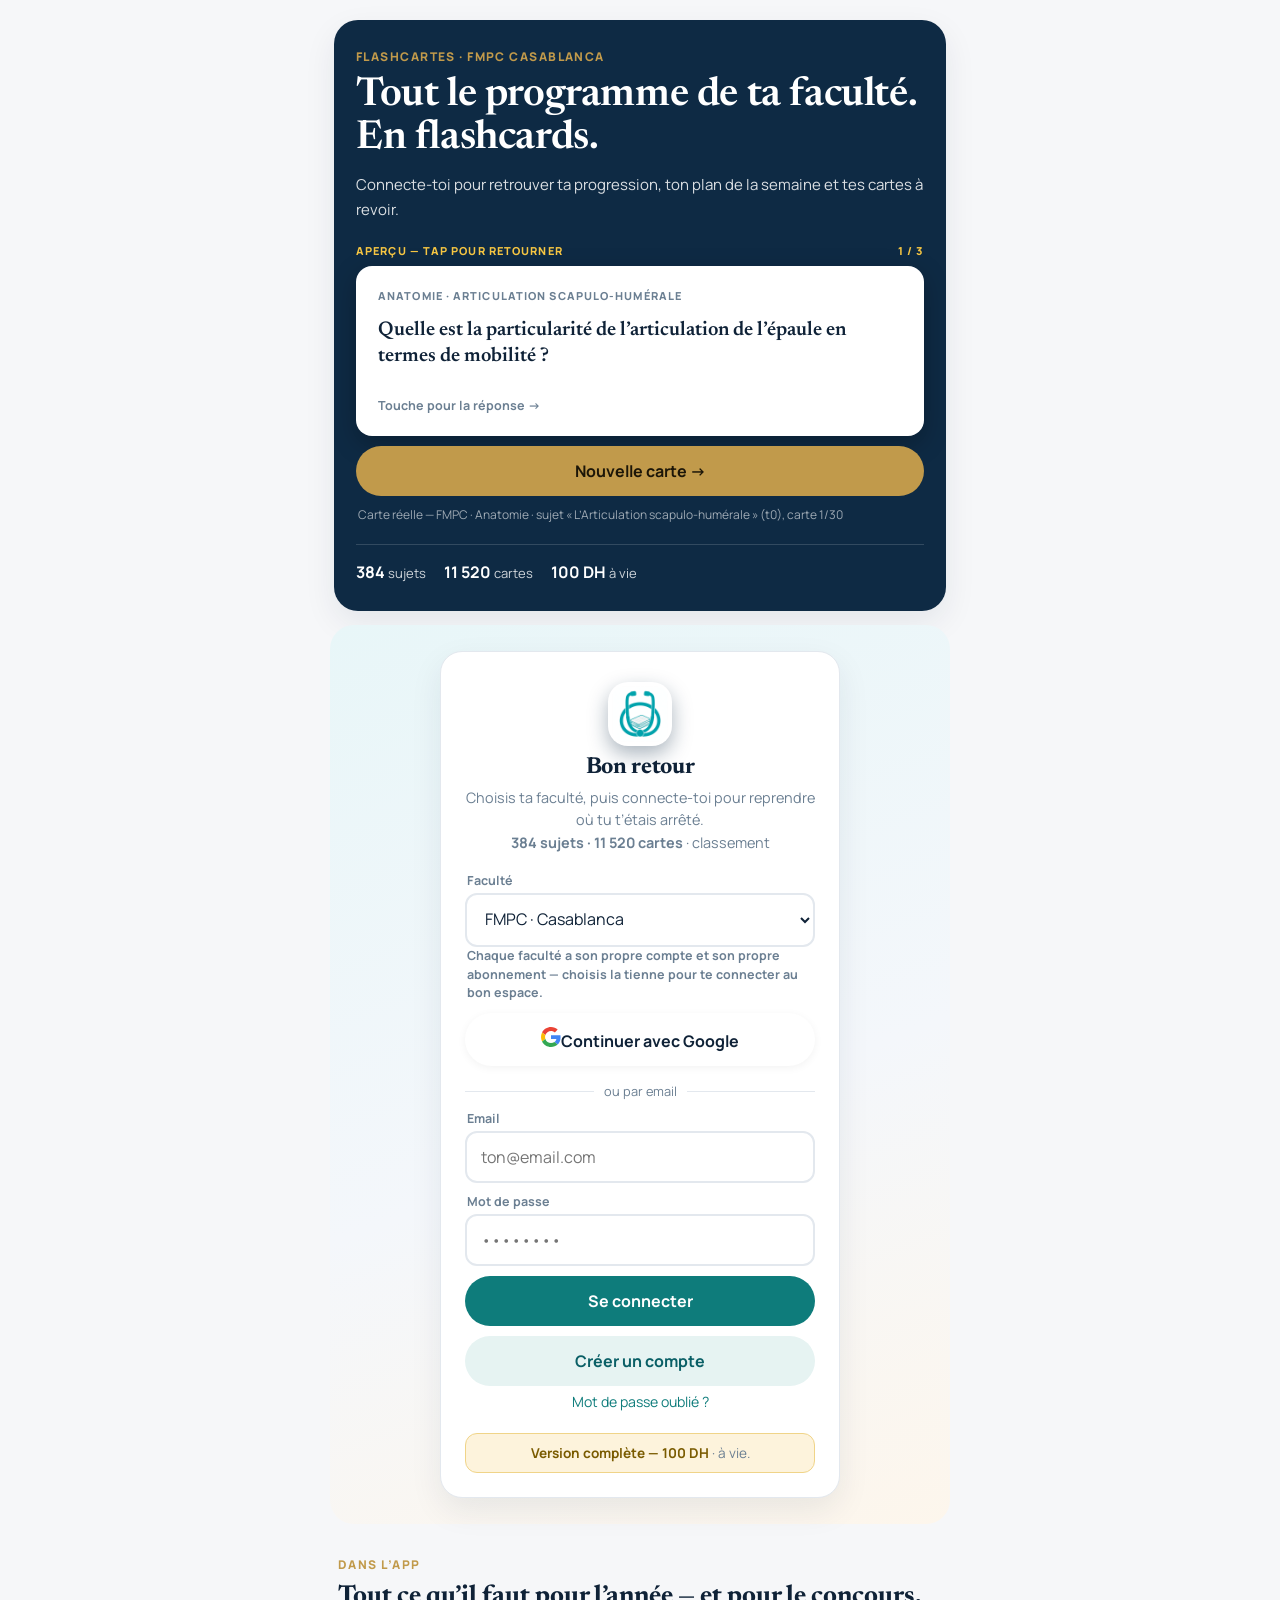
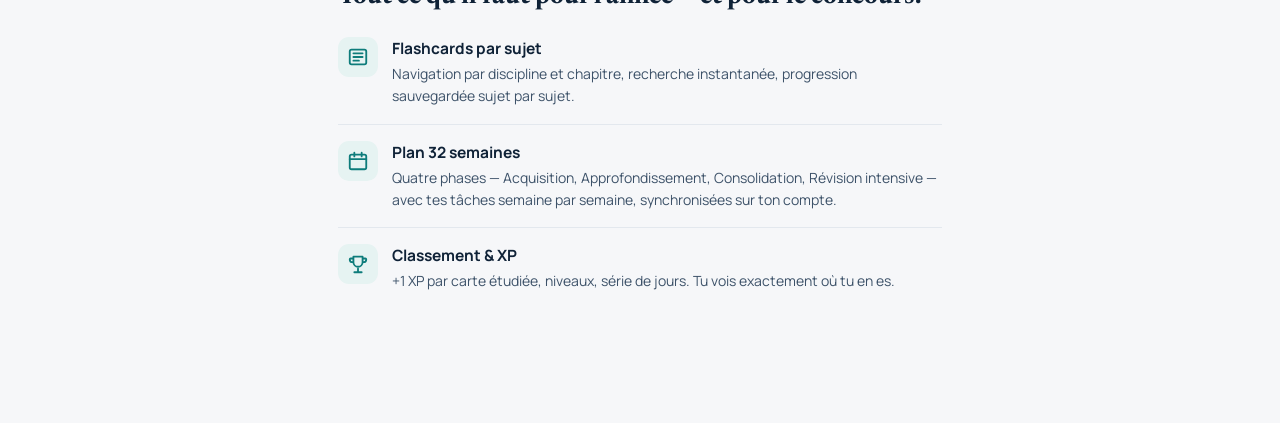
<file: index.html>
<!DOCTYPE html>
<html lang="fr">
<head>
<meta charset="UTF-8">
<meta name="viewport" content="width=device-width, initial-scale=1.0, viewport-fit=cover">
<meta name="theme-color" content="#0e2a44">
<title>Flashcards FMPC — Connexion</title>
<link rel="stylesheet" href="styles.css">
<link rel="manifest" href="manifest.json">
<link rel="icon" href="icon-512.png">
<link rel="apple-touch-icon" href="icon-192.png">
</head>
<body>
<div id="app"></div>
<script>
/* Vigie de demarrage : si l'app ne s'affiche pas (module bloque,
   navigateur trop ancien...), affiche un message d'aide au lieu d'une page blanche. */
(function () {
  var app = document.getElementById('app');
  if (!app) return;
  function card(title, body) {
    if (app.children.length) return;
    app.innerHTML =
      '<div style="min-height:70vh;display:flex;align-items:center;justify-content:center;padding:24px;font-family:-apple-system,Segoe UI,Roboto,Arial,sans-serif;">' +
      '<div style="max-width:420px;background:#fff;border-radius:16px;box-shadow:0 8px 24px rgba(14,124,134,.15);padding:28px 24px;text-align:center;color:#1c2733;">' +
      '<div style="margin-bottom:8px;color:#0e7c7b;display:flex;justify-content:center;"><svg width="36" height="36" viewBox="0 0 24 24" fill="none" stroke="currentColor" stroke-width="2" stroke-linecap="round" stroke-linejoin="round"><path d="M12 3 2.5 20h19L12 3z"/><path d="M12 10v4M12 17.5v.5"/></svg></div>' +
      '<h2 style="margin:0 0 8px;font-size:1.1rem;">' + title + '</h2>' +
      '<p style="margin:0;font-size:.92rem;line-height:1.6;color:#5b6b7c;">' + body + '</p></div></div>';
  }
  var noImportMap = !('supports' in HTMLScriptElement) || !HTMLScriptElement.supports('importmap');
  if (noImportMap) {
    card('Mets \u00e0 jour ton navigateur',
      'Cette app a besoin d\u2019un navigateur r\u00e9cent. Sur iPhone : R\u00e9glages \u2192 G\u00e9n\u00e9ral \u2192 Mise \u00e0 jour logicielle, ou ouvre ce lien dans Chrome.');
    return;
  }
  setTimeout(function () {
    card('La page n\u2019arrive pas \u00e0 charger',
      'V\u00e9rifie ta connexion internet, d\u00e9sactive ton bloqueur de pub pour ce site, puis recharge la page. Si \u00e7a persiste, ouvre le lien dans Chrome ou un Safari \u00e0 jour.');
  }, 9000);
})();
</script>
<div id="toast" class="toast" hidden></div>
<script type="module" src="js/login.js"></script>
<script>
if ('serviceWorker' in navigator) {
  window.addEventListener('load', () => {
    navigator.serviceWorker.register('sw.js').catch(() => {});
  });
}
</script>
</body>
</html>
</file>
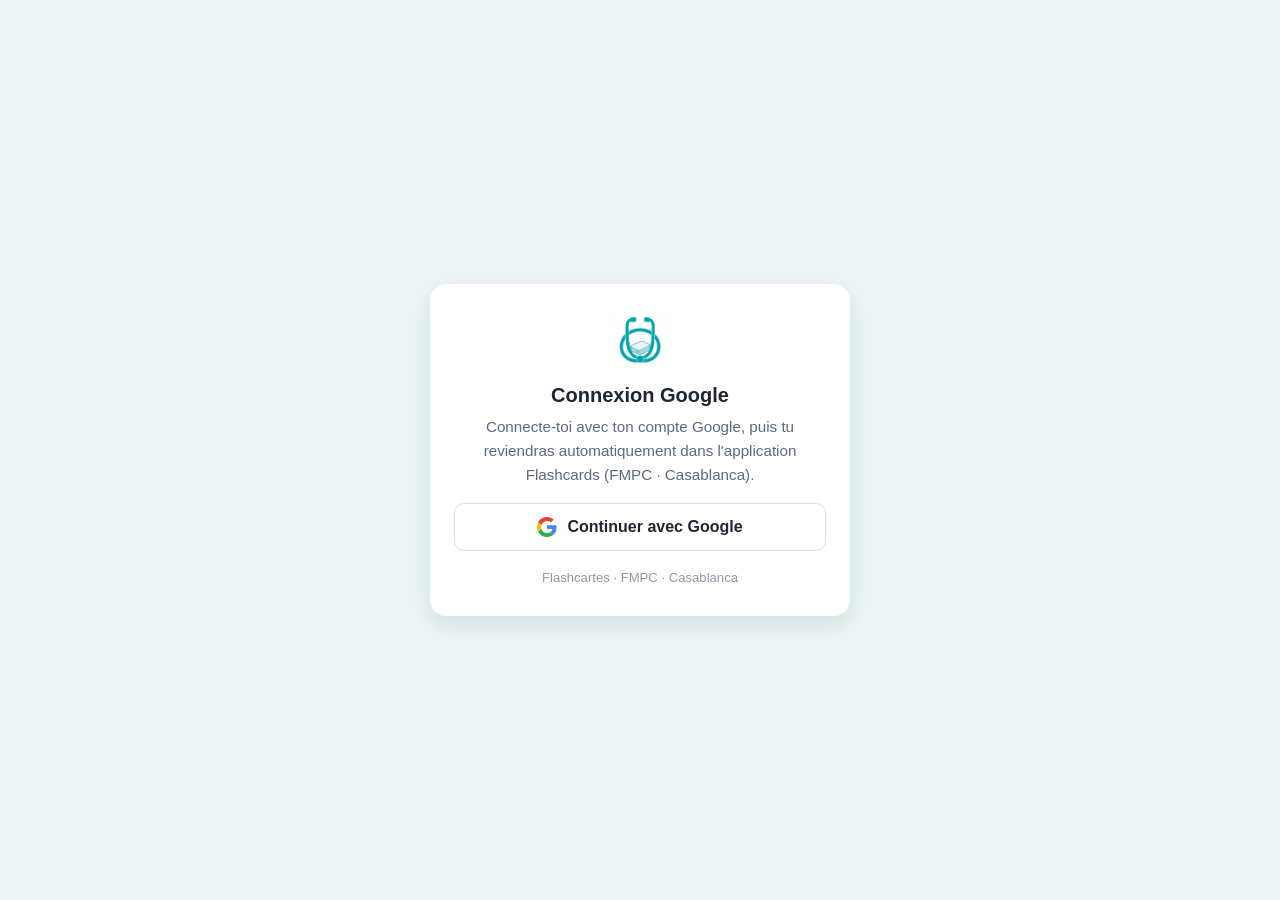
<file: auth-google.html>
<!DOCTYPE html>
<html lang="fr">
<head>
<meta charset="UTF-8">
<meta name="viewport" content="width=device-width, initial-scale=1.0, viewport-fit=cover">
<meta name="robots" content="noindex">
<meta name="theme-color" content="#0e2a44">
<title>Connexion Google — Flashcartes FMPC · Casablanca</title>
<link rel="icon" href="icon-512.png">
<style>
  * { box-sizing: border-box; }
  body { margin: 0; min-height: 100vh; display: flex; align-items: center; justify-content: center;
    padding: 24px; font-family: -apple-system, "Segoe UI", Roboto, Arial, sans-serif;
    background: #eef4f4; color: #1c2733; }
  .card { width: 100%; max-width: 420px; background: #fff; border-radius: 16px;
    box-shadow: 0 8px 24px rgba(14,124,134,.15); padding: 28px 24px; text-align: center; }
  .card img { width: 56px; height: 56px; }
  h1 { margin: 12px 0 8px; font-size: 1.25rem; }
  p { margin: 0 0 16px; font-size: .95rem; line-height: 1.6; color: #5b6b7c; }
  .btn { display: flex; align-items: center; justify-content: center; gap: 10px; width: 100%;
    padding: 13px 16px; border: 1px solid #dadce0; border-radius: 10px; background: #fff;
    font-size: 1rem; font-weight: 600; color: #1c2733; cursor: pointer; }
  .btn:disabled { opacity: .6; cursor: default; }
  .err { display: none; margin: 14px 0 0; padding: 10px 12px; border-radius: 8px;
    background: #fdecea; color: #b3261e; font-size: .9rem; text-align: left; }
  .note { margin: 16px 0 0; font-size: .82rem; color: #8a9aa8; }
  .fallback { display: none; margin-top: 16px; }
  .fallback a { color: #0e7c86; font-weight: 600; }
</style>
</head>
<body>
<div class="card">
  <img src="icon-512.png" alt="Flashcartes">
  <h1>Connexion Google</h1>
  <p>Connecte-toi avec ton compte Google, puis tu reviendras
     automatiquement dans l'application Flashcards (FMPC · Casablanca).</p>
  <button class="btn" id="gBtn" type="button">
    <svg viewBox="0 0 48 48" width="20" height="20" aria-hidden="true"><path fill="#EA4335" d="M24 9.5c3.54 0 6.71 1.22 9.21 3.6l6.85-6.85C35.9 2.38 30.47 0 24 0 14.62 0 6.51 5.38 2.56 13.22l7.98 6.19C12.43 13.72 17.74 9.5 24 9.5z"/><path fill="#4285F4" d="M46.98 24.55c0-1.57-.15-3.09-.38-4.55H24v9.02h12.94c-.58 2.96-2.26 5.48-4.78 7.18l7.73 6c4.51-4.18 7.09-10.36 7.09-17.65z"/><path fill="#FBBC05" d="M10.53 28.59c-.48-1.45-.76-2.99-.76-4.59s.27-3.14.76-4.59l-7.98-6.19C.92 16.46 0 20.12 0 24c0 3.88.92 7.54 2.56 10.78l7.97-6.19z"/><path fill="#34A853" d="M24 48c6.48 0 11.93-2.13 15.89-5.81l-7.73-6c-2.15 1.45-4.92 2.3-8.16 2.3-6.26 0-11.57-4.22-13.47-9.91l-7.98 6.19C6.51 42.62 14.62 48 24 48z"/></svg>
    <span>Continuer avec Google</span>
  </button>
  <div class="err" id="err"></div>
  <div class="fallback" id="fallback">
    <p>Si l'application ne s'est pas ouverte toute seule,
       <a id="backLink" href="#">touche ici pour y retourner</a>.</p>
  </div>
  <p class="note">Flashcartes · FMPC · Casablanca</p>
</div>
<script type="module">
import { initializeApp } from './vendor/firebase/firebase-app.js';
import { getAuth, GoogleAuthProvider, signInWithPopup } from './vendor/firebase/firebase-auth.js';
import { firebaseConfig } from './firebase-config.js';

/* Page d'auth Google pour l'APPLICATION Android : elle tourne dans le
   navigateur système (la WebView ne peut pas faire de OAuth Google).
   Après la connexion, elle renvoie le token Google à l'app via le lien
   flashcards://auth/google — MainActivity le transmet à la WebView. */
const params = new URLSearchParams(location.search);
const fac = params.get('fac') || 'fmpc';
const app = initializeApp(firebaseConfig);
const auth = getAuth(app);
const showErr = (m) => { const e = document.getElementById('err'); e.style.display = 'block'; e.textContent = m; };
const backToApp = (qs) => {
  const url = 'flashcards://auth/google?fac=' + encodeURIComponent(fac) + qs;
  document.getElementById('backLink').href = url;
  document.getElementById('fallback').style.display = 'block';
  location.href = url;
};
document.getElementById('gBtn').onclick = async () => {
  const btn = document.getElementById('gBtn');
  btn.disabled = true;
  try {
    const result = await signInWithPopup(auth, new GoogleAuthProvider());
    const cred = GoogleAuthProvider.credentialFromResult(result);
    const idToken = cred && cred.idToken;
    if (!idToken) throw new Error('no-id-token');
    backToApp('&token=' + encodeURIComponent(idToken));
  } catch (e) {
    const c = e.code || '';
    if (c.includes('popup-closed-by-user') || c.includes('cancelled-popup-request')) {
      backToApp('&error=cancelled');
    } else if (c.includes('account-exists-with-different-credential')) {
      backToApp('&error=account-exists');
    } else if (c.includes('popup-blocked')) {
      showErr('Le navigateur a bloqué la fenêtre Google — autorise les popups pour ce site puis réessaie.');
    } else {
      showErr('Connexion Google impossible : ' + (e.message || e));
    }
    btn.disabled = false;
  }
};
</script>
</body>
</html>
</file>
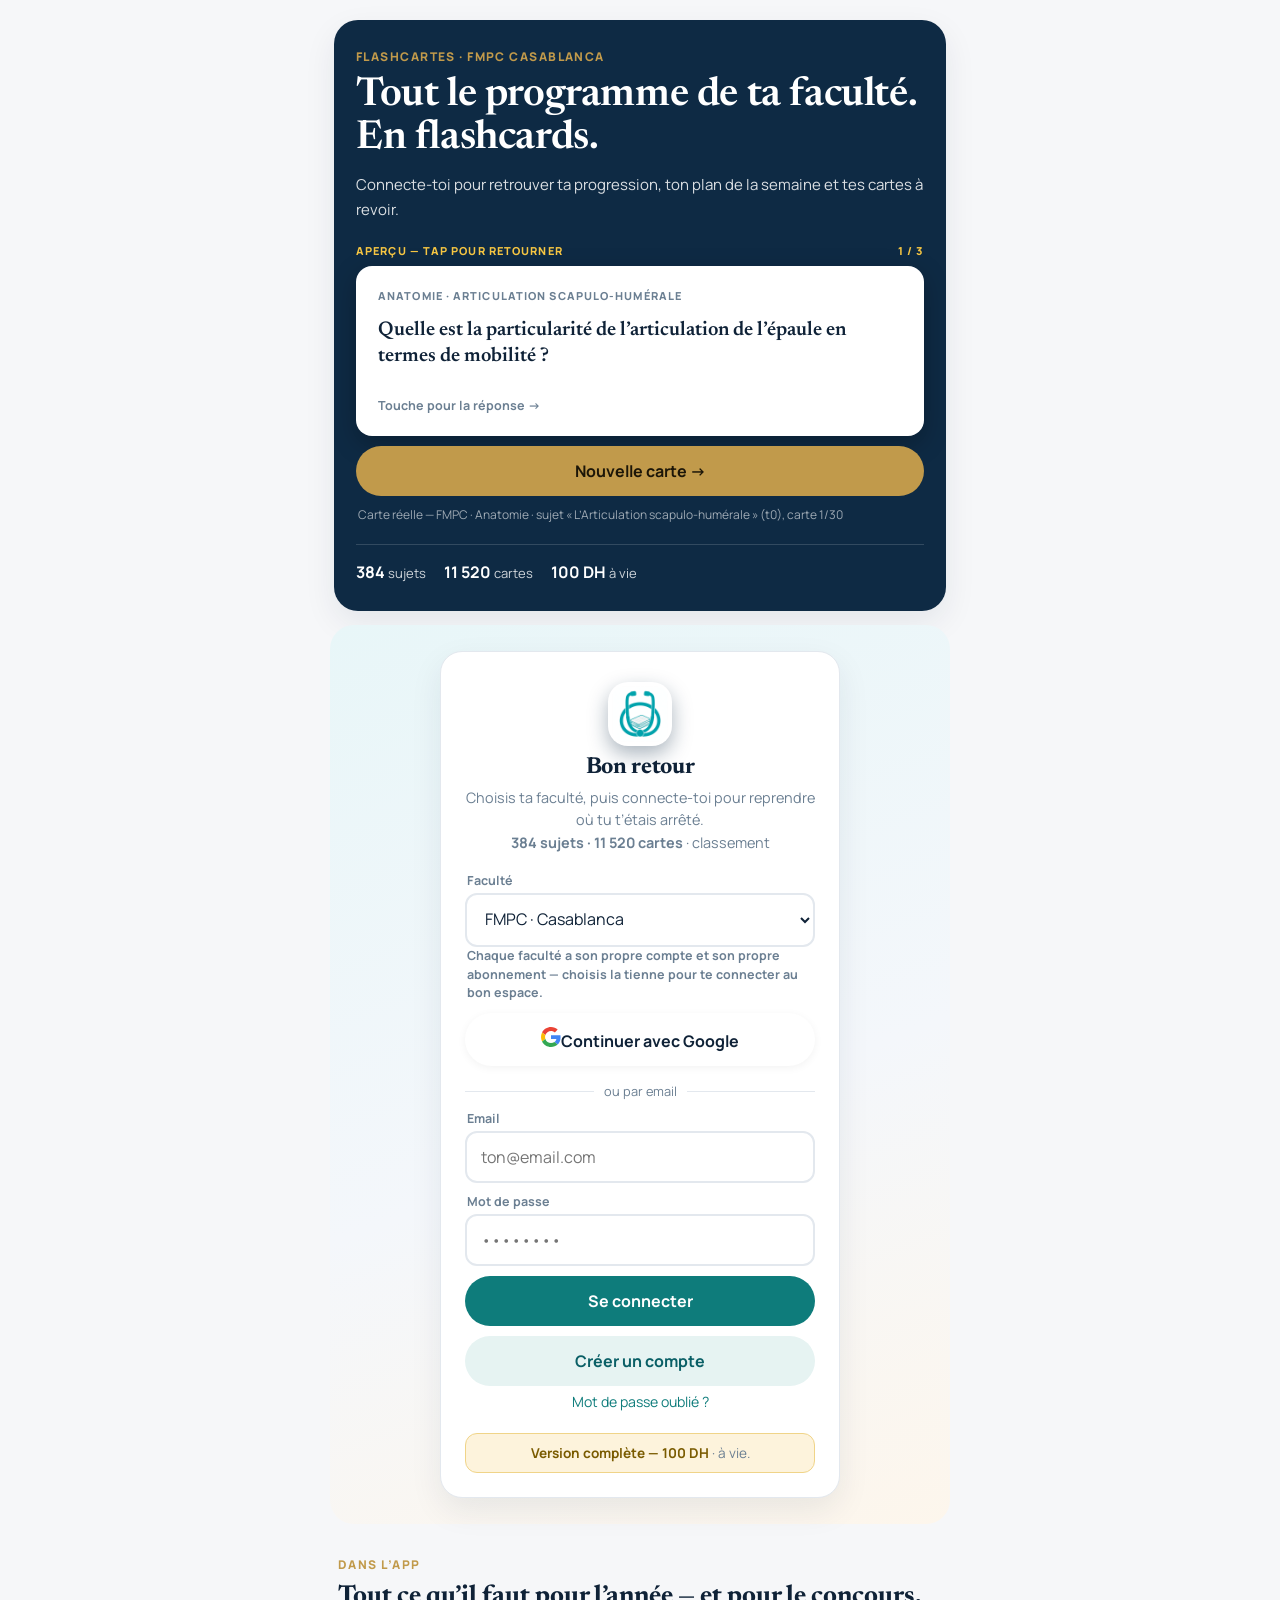
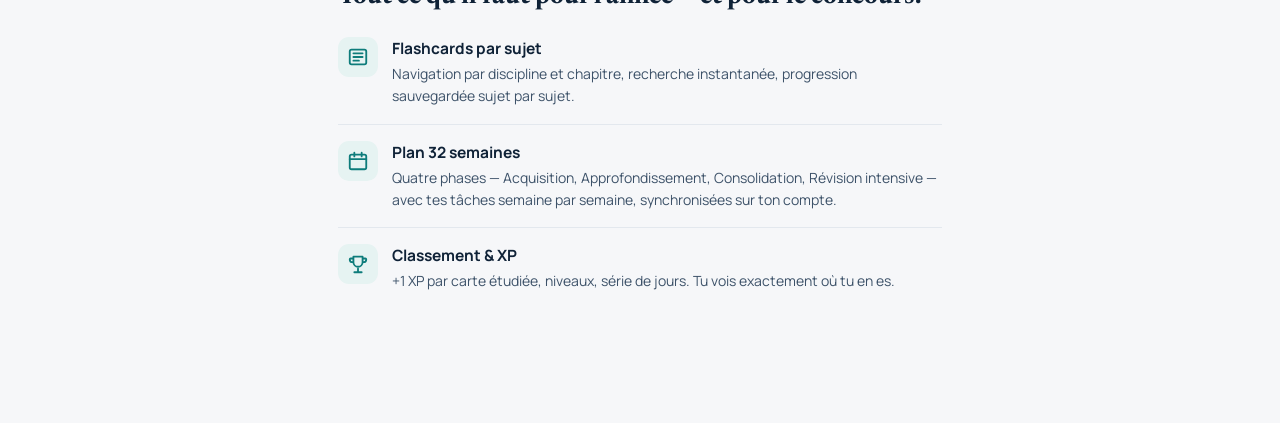
<file: home.html>
<!DOCTYPE html>
<html lang="fr">
<head>
<meta charset="UTF-8">
<meta name="viewport" content="width=device-width, initial-scale=1.0, viewport-fit=cover">
<meta name="theme-color" content="#0e2a44">
<title>Accueil — Flashcards FMPC</title>
<link rel="stylesheet" href="styles.css">
<link rel="manifest" href="manifest.json">
<link rel="icon" href="icon-512.png">
<link rel="apple-touch-icon" href="icon-192.png">
</head>
<body>
<div id="app"></div>
<script>
/* Vigie de demarrage : si l'app ne s'affiche pas (module bloque,
   navigateur trop ancien...), affiche un message d'aide au lieu d'une page blanche. */
(function () {
  var app = document.getElementById('app');
  if (!app) return;
  function card(title, body) {
    if (app.children.length) return;
    app.innerHTML =
      '<div style="min-height:70vh;display:flex;align-items:center;justify-content:center;padding:24px;font-family:-apple-system,Segoe UI,Roboto,Arial,sans-serif;">' +
      '<div style="max-width:420px;background:#fff;border-radius:16px;box-shadow:0 8px 24px rgba(14,124,134,.15);padding:28px 24px;text-align:center;color:#1c2733;">' +
      '<div style="margin-bottom:8px;color:#0e7c7b;display:flex;justify-content:center;"><svg width="36" height="36" viewBox="0 0 24 24" fill="none" stroke="currentColor" stroke-width="2" stroke-linecap="round" stroke-linejoin="round"><path d="M12 3 2.5 20h19L12 3z"/><path d="M12 10v4M12 17.5v.5"/></svg></div>' +
      '<h2 style="margin:0 0 8px;font-size:1.1rem;">' + title + '</h2>' +
      '<p style="margin:0;font-size:.92rem;line-height:1.6;color:#5b6b7c;">' + body + '</p></div></div>';
  }
  var noImportMap = !('supports' in HTMLScriptElement) || !HTMLScriptElement.supports('importmap');
  if (noImportMap) {
    card('Mets \u00e0 jour ton navigateur',
      'Cette app a besoin d\u2019un navigateur r\u00e9cent. Sur iPhone : R\u00e9glages \u2192 G\u00e9n\u00e9ral \u2192 Mise \u00e0 jour logicielle, ou ouvre ce lien dans Chrome.');
    return;
  }
  setTimeout(function () {
    card('La page n\u2019arrive pas \u00e0 charger',
      'V\u00e9rifie ta connexion internet, d\u00e9sactive ton bloqueur de pub pour ce site, puis recharge la page. Si \u00e7a persiste, ouvre le lien dans Chrome ou un Safari \u00e0 jour.');
  }, 9000);
})();
</script>
</div>
<div id="toast" class="toast" hidden></div>
<script type="module" src="js/home.js"></script>
<script type="module" src="js/atlas-promo.js"></script>
<script type="module" src="js/sr.js"></script>
<script>
if ('serviceWorker' in navigator) {
  window.addEventListener('load', () => {
    navigator.serviceWorker.register('sw.js').catch(() => {});
  });
}
</script>
</body>
</html>
</file>
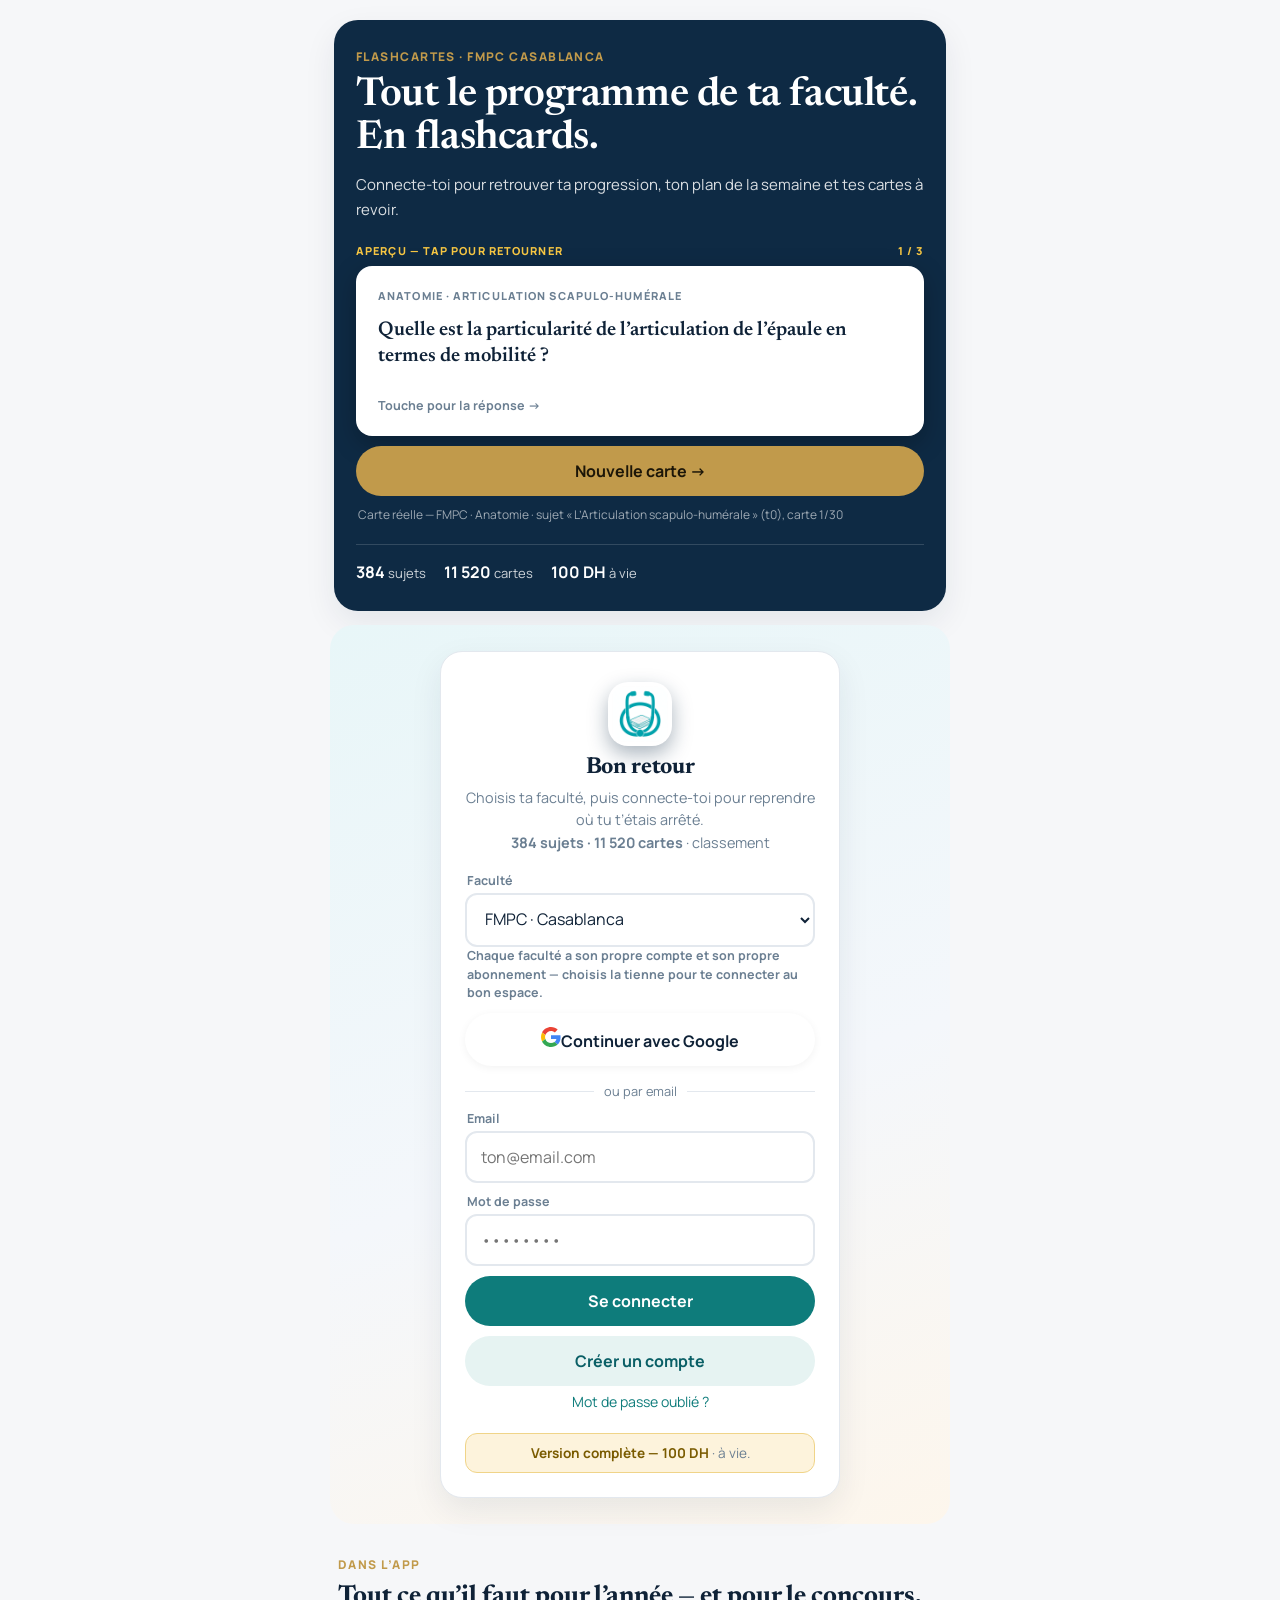
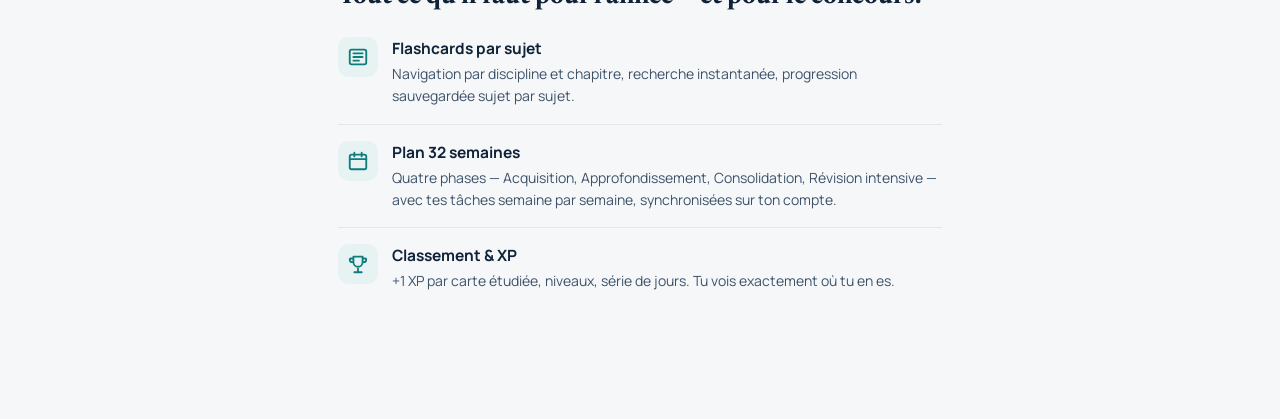
<file: plan.html>
<!DOCTYPE html>
<html lang="fr">
<head>
<meta charset="UTF-8">
<meta name="viewport" content="width=device-width, initial-scale=1.0, viewport-fit=cover">
<meta name="theme-color" content="#0e2a44">
<title>Plan 32 semaines — Flashcards FMPC</title>
<link rel="stylesheet" href="styles.css">
<link rel="manifest" href="manifest.json">
<link rel="icon" href="icon-512.png">
<link rel="apple-touch-icon" href="icon-192.png">
</head>
<body>
<div id="app"></div>
<script>
/* Vigie de demarrage : si l'app ne s'affiche pas (module bloque,
   navigateur trop ancien...), affiche un message d'aide au lieu d'une page blanche. */
(function () {
  var app = document.getElementById('app');
  if (!app) return;
  function card(title, body) {
    if (app.children.length) return;
    app.innerHTML =
      '<div style="min-height:70vh;display:flex;align-items:center;justify-content:center;padding:24px;font-family:-apple-system,Segoe UI,Roboto,Arial,sans-serif;">' +
      '<div style="max-width:420px;background:#fff;border-radius:16px;box-shadow:0 8px 24px rgba(14,124,134,.15);padding:28px 24px;text-align:center;color:#1c2733;">' +
      '<div style="margin-bottom:8px;color:#0e7c7b;display:flex;justify-content:center;"><svg width="36" height="36" viewBox="0 0 24 24" fill="none" stroke="currentColor" stroke-width="2" stroke-linecap="round" stroke-linejoin="round"><path d="M12 3 2.5 20h19L12 3z"/><path d="M12 10v4M12 17.5v.5"/></svg></div>' +
      '<h2 style="margin:0 0 8px;font-size:1.1rem;">' + title + '</h2>' +
      '<p style="margin:0;font-size:.92rem;line-height:1.6;color:#5b6b7c;">' + body + '</p></div></div>';
  }
  var noImportMap = !('supports' in HTMLScriptElement) || !HTMLScriptElement.supports('importmap');
  if (noImportMap) {
    card('Mets \u00e0 jour ton navigateur',
      'Cette app a besoin d\u2019un navigateur r\u00e9cent. Sur iPhone : R\u00e9glages \u2192 G\u00e9n\u00e9ral \u2192 Mise \u00e0 jour logicielle, ou ouvre ce lien dans Chrome.');
    return;
  }
  setTimeout(function () {
    card('La page n\u2019arrive pas \u00e0 charger',
      'V\u00e9rifie ta connexion internet, d\u00e9sactive ton bloqueur de pub pour ce site, puis recharge la page. Si \u00e7a persiste, ouvre le lien dans Chrome ou un Safari \u00e0 jour.');
  }, 9000);
})();
</script>
</div>
<div id="toast" class="toast" hidden></div>
<script type="module" src="js/plan.js"></script>
<script>
if ('serviceWorker' in navigator) {
  window.addEventListener('load', () => {
    navigator.serviceWorker.register('sw.js').catch(() => {});
  });
}
</script>
</body>
</html>
</file>
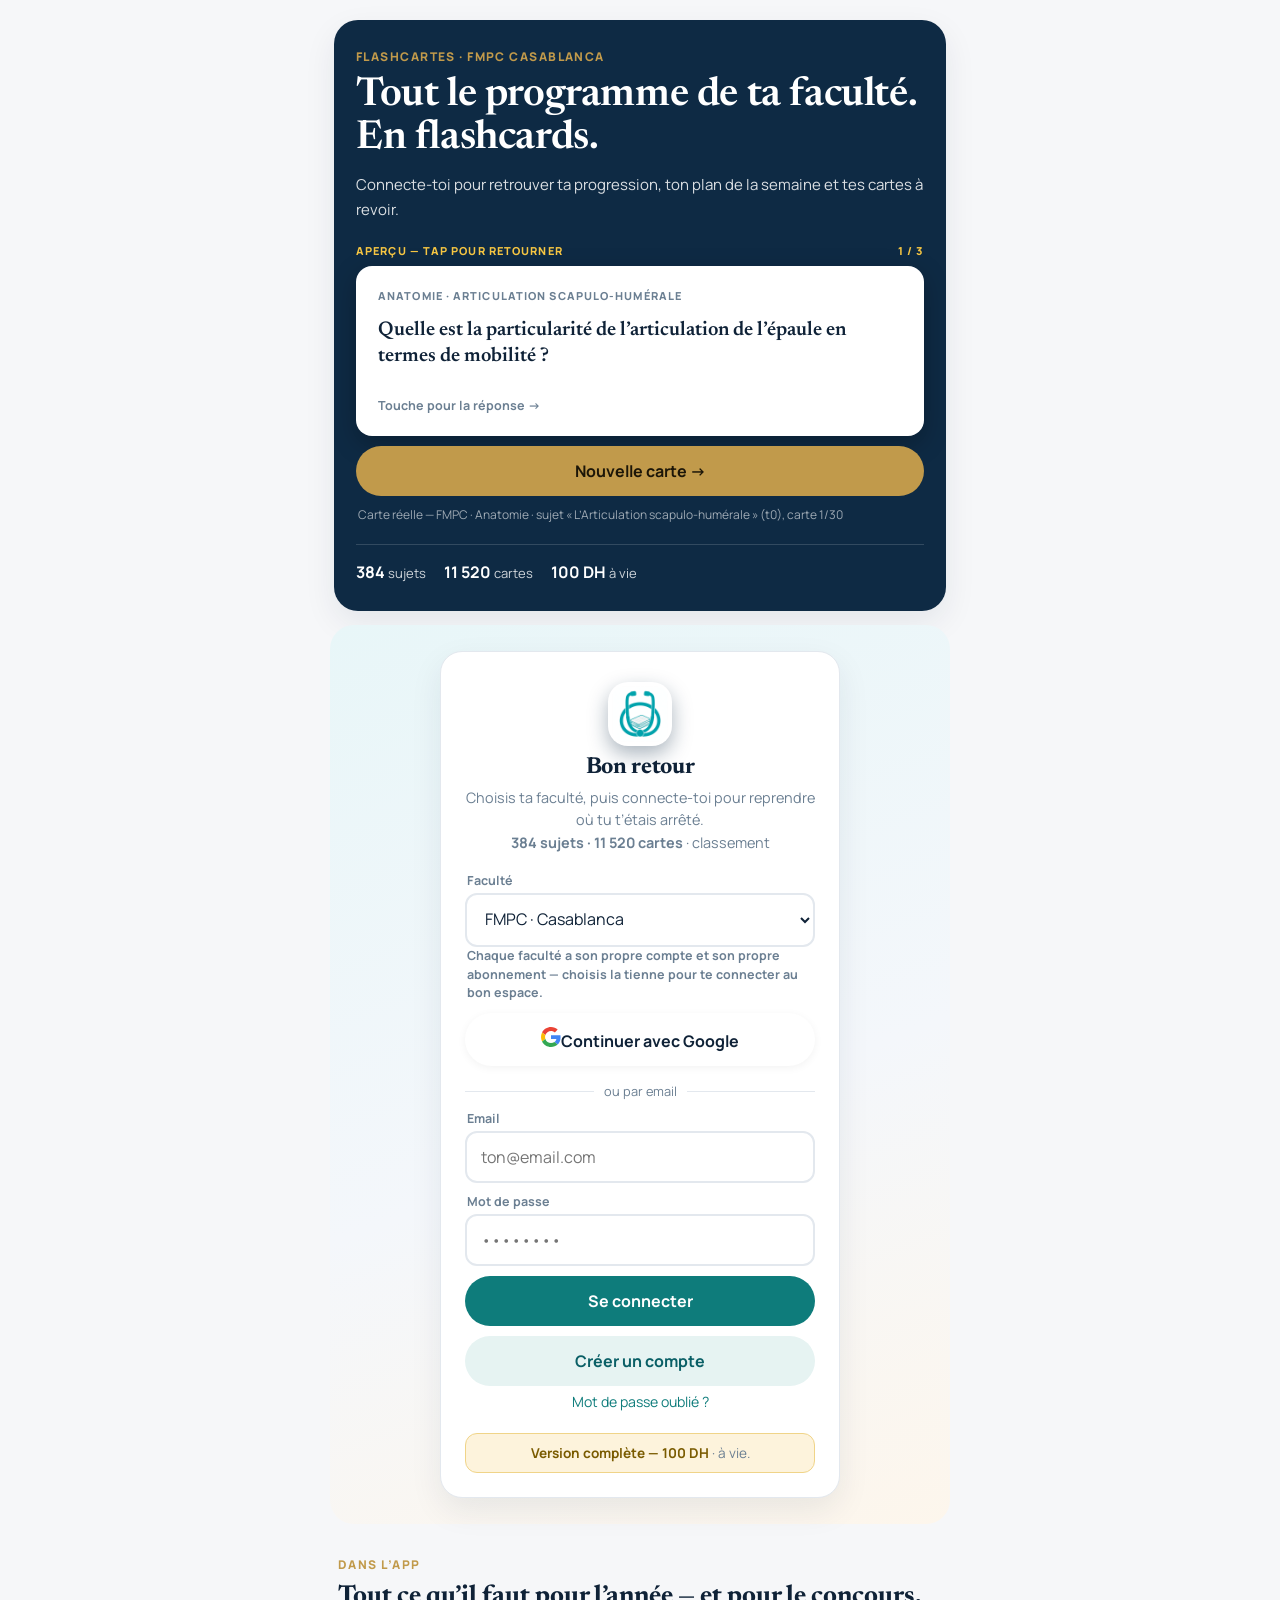
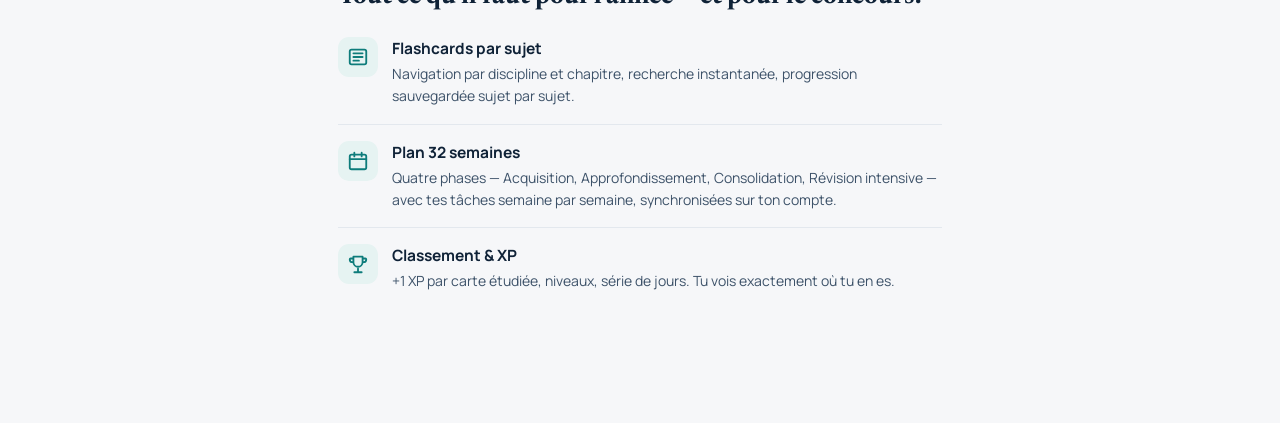
<file: profil.html>
<!DOCTYPE html>
<html lang="fr">
<head>
<meta charset="UTF-8">
<meta name="viewport" content="width=device-width, initial-scale=1.0, viewport-fit=cover">
<meta name="theme-color" content="#0e2a44">
<title>Profil — Flashcards FMPC</title>
<link rel="stylesheet" href="styles.css">
<link rel="manifest" href="manifest.json">
<link rel="icon" href="icon-512.png">
<link rel="apple-touch-icon" href="icon-192.png">
</head>
<body>
<div id="app"></div>
<script>
/* Vigie de demarrage : si l'app ne s'affiche pas (module bloque,
   navigateur trop ancien...), affiche un message d'aide au lieu d'une page blanche. */
(function () {
  var app = document.getElementById('app');
  if (!app) return;
  function card(title, body) {
    if (app.children.length) return;
    app.innerHTML =
      '<div style="min-height:70vh;display:flex;align-items:center;justify-content:center;padding:24px;font-family:-apple-system,Segoe UI,Roboto,Arial,sans-serif;">' +
      '<div style="max-width:420px;background:#fff;border-radius:16px;box-shadow:0 8px 24px rgba(14,124,134,.15);padding:28px 24px;text-align:center;color:#1c2733;">' +
      '<div style="margin-bottom:8px;color:#0e7c7b;display:flex;justify-content:center;"><svg width="36" height="36" viewBox="0 0 24 24" fill="none" stroke="currentColor" stroke-width="2" stroke-linecap="round" stroke-linejoin="round"><path d="M12 3 2.5 20h19L12 3z"/><path d="M12 10v4M12 17.5v.5"/></svg></div>' +
      '<h2 style="margin:0 0 8px;font-size:1.1rem;">' + title + '</h2>' +
      '<p style="margin:0;font-size:.92rem;line-height:1.6;color:#5b6b7c;">' + body + '</p></div></div>';
  }
  var noImportMap = !('supports' in HTMLScriptElement) || !HTMLScriptElement.supports('importmap');
  if (noImportMap) {
    card('Mets \u00e0 jour ton navigateur',
      'Cette app a besoin d\u2019un navigateur r\u00e9cent. Sur iPhone : R\u00e9glages \u2192 G\u00e9n\u00e9ral \u2192 Mise \u00e0 jour logicielle, ou ouvre ce lien dans Chrome.');
    return;
  }
  setTimeout(function () {
    card('La page n\u2019arrive pas \u00e0 charger',
      'V\u00e9rifie ta connexion internet, d\u00e9sactive ton bloqueur de pub pour ce site, puis recharge la page. Si \u00e7a persiste, ouvre le lien dans Chrome ou un Safari \u00e0 jour.');
  }, 9000);
})();
</script>
</div>
<div id="toast" class="toast" hidden></div>
<script type="module" src="js/profil.js"></script>
<script>
if ('serviceWorker' in navigator) {
  window.addEventListener('load', () => {
    navigator.serviceWorker.register('sw.js').catch(() => {});
  });
}
</script>
</body>
</html>
</file>
<file: styles.css>
/* ============================================================================
   Flashcards FMPC — Clean Premium (porté de l'aperçu approuvé 2026-10-26).
   Jetons : bg #f6f7f9, surface #fff, ink #0f2237, navy #0e2a44,
   teal #0e7c7b, gold #c19a4b, radius 18px.
   Polices : Manrope (UI) + Newsreader (titres / questions) — Google Fonts,
   avec replis système hors-ligne. Mode sombre : prefers-color-scheme.
   Règles anti-régression : icônes = SVG en ligne (jamais de glyphes de
   police — ils se coupent sur téléphone) ; les règles de rangée sont
   limitées aux enfants directs (ex. .feat-list > li) ; les cartes flip
   grandissent avec leur contenu (faces dans une même cellule de grille).
   ============================================================================ */
@import url('https://fonts.googleapis.com/css2?family=Manrope:wght@400;500;600;700;800&family=Newsreader:ital,opsz,wght@0,6..72,500;0,6..72,600;1,6..72,500&display=swap');

:root{
  --bg:#f6f7f9; --surface:#ffffff; --surface2:#eef1f4; --line:#e3e8ee;
  --ink:#0f2237; --ink2:#3d5269; --muted:#6b7f92;
  --navy:#0e2a44; --navy2:#12365a;
  --teal:#0e7c7b; --teal2:#0a5e5d; --teal-dark:#0a5f66; --teal-soft:#e6f3f2; --teal-light:#e0f2f4;
  --gold:#c19a4b; --gold-soft:#fdf3dc; --gold-bright:#f5c542;
  --green:#157a4c; --green-soft:#e6f4ec; --red:#c0392b; --red-soft:#fdecea;
  --radius:18px;
  --shadow:0 12px 32px rgba(14,42,68,.08);
  --shadow2:0 4px 14px rgba(14,42,68,.06);
}
@media (prefers-color-scheme: dark){
  :root{
    --bg:#0b1420; --surface:#121f31; --surface2:#18293f; --line:#24344c;
    --ink:#eef3f8; --ink2:#b9c9d9; --muted:#8aa0b5;
    /* --navy NE DOIT PAS basculer en clair en mode sombre : les cartes
       .hero/.today-card/.resume-card/.me-card ont un fond
       navy + texte blanc — avec --navy:#eaf1f8 le texte blanc devenait
       invisible sur fond pâle (bug Plan 2026-10-26). Navy reste #0e2a44. */
    --teal-dark:#7dd3d2; /* texte sarcelle clair sur fonds sombres en mode sombre */
    --teal-soft:#143636; --gold-soft:#2e2716; --red-soft:#3a1d1a; --green-soft:#173628;
    --teal-light:#143636;
    --shadow:0 12px 32px rgba(0,0,0,.35);
  }
}
*{box-sizing:border-box; -webkit-tap-highlight-color:transparent;}
html,body{margin:0;padding:0;}
body{
  font-family:Manrope,system-ui,-apple-system,"Segoe UI",Roboto,Arial,sans-serif;
  background:var(--bg); color:var(--ink);
  min-height:100vh; padding-bottom:86px;
  -webkit-font-smoothing:antialiased;
}
h1,h2,h3,.serif{font-family:Newsreader,Georgia,serif;}
#app{max-width:640px;margin:0 auto;padding:14px 14px 20px;}
a{color:var(--teal);}
img{max-width:100%;}

/* ---------- boot / login ---------- */
.boot{text-align:center;padding:70px 20px;color:var(--muted);}
.boot-logo{font-size:3.2rem;}
.boot-title{font-size:1.5rem;font-weight:800;color:var(--ink);margin-top:8px;}
.boot-sub{margin-top:6px;font-size:.9rem;}

/* Hero déconnecté (page de connexion) */
.hero{background:var(--navy);color:#fff;border-radius:24px;padding:28px 22px;margin:6px 0 0;
  box-shadow:var(--shadow);}
@media (prefers-color-scheme: dark){ .hero{background:#0e2a44;color:#fff;} }
/* Contraste mode sombre — cartes à fond navy + texte blanc : le fond
   doit rester navy sombre (comme .hero ci-dessus), sinon le texte blanc
   est invisible. Idem pour les verdicts : texte fixe sombre sur fond
   *-soft qui bascule en sombre en mode sombre → texte clair. */
@media (prefers-color-scheme: dark){
  .today-card,.resume-card,.me-card{background:#0e2a44;color:#fff;}
  .verdict.perfect{color:#7ddba8;} .verdict.partial{color:#f5c542;} .verdict.zero{color:#ff9a8a;}
  .reveal b{color:#f5c542;}
}
.hero-eyebrow{margin:0 0 10px;font-size:12px;font-weight:800;letter-spacing:.12em;text-transform:uppercase;color:var(--gold);}
.hero-title{margin:0;font-family:Newsreader,Georgia,serif;font-weight:600;font-size:clamp(30px,7.5vw,40px);line-height:1.08;letter-spacing:-.01em;color:#fff;}
.hero-sub{margin:12px 0 0;font-size:15px;line-height:1.65;color:rgba(255,255,255,.85);}
.hero-stats{display:flex;gap:18px;flex-wrap:wrap;margin-top:20px;padding-top:16px;border-top:1px solid rgba(255,255,255,.15);font-size:13px;color:rgba(255,255,255,.8);}
.hero-stats b{color:#fff;font-size:16px;}
.demo-flip{margin-top:20px;}
.demo-flip-head{display:flex;justify-content:space-between;font-size:11px;font-weight:800;letter-spacing:.1em;text-transform:uppercase;color:var(--gold-bright);margin-bottom:8px;}
.demo-card{background:#fff;color:#0f2237;border-radius:16px;padding:22px;cursor:pointer;
  display:grid;min-height:170px;box-shadow:0 8px 24px rgba(0,0,0,.25);user-select:none;}
.demo-face{grid-area:1/1;display:flex;flex-direction:column;}
.demo-face[hidden]{display:none;}
.demo-tag{font-size:11px;font-weight:800;letter-spacing:.1em;text-transform:uppercase;color:#6b7f92;}
.demo-q{font-family:Newsreader,Georgia,serif;font-weight:600;font-size:20px;line-height:1.3;margin:14px 0 8px;color:#0f2237;}
.demo-a{font-size:17px;line-height:1.55;margin:14px 0 8px;color:#0f2237;}
.demo-hint{margin-top:auto;font-size:12.5px;font-weight:700;color:#6b7f92;}
.demo-card.flipped{background:var(--teal);color:#fff;}
.demo-card.flipped .demo-tag,.demo-card.flipped .demo-a{color:#fff;}
.demo-card.flipped .demo-hint{color:rgba(255,255,255,.75);}
.demo-src{margin:10px 2px 0;font-size:12px;color:rgba(255,255,255,.6);line-height:1.5;}
.btn-gold{background:var(--gold);color:#1c1608;}
.btn-gold:active{background:#a8873c;}

.landing-feats{padding:32px 4px 8px;}
.landing-feats h2{font-size:26px;line-height:1.15;margin:0 0 8px;}
.feat-list{list-style:none;margin:0;padding:0;}
.feat-list > li{display:flex;gap:14px;padding:16px 0;border-bottom:1px solid var(--line);align-items:flex-start;}
.feat-list > li:last-child{border-bottom:none;}
.feat-ic{flex:none;width:40px;height:40px;border-radius:11px;background:var(--teal-soft);color:var(--teal);
  display:flex;align-items:center;justify-content:center;padding:0;border:0;}
.feat-ic img{width:30px;height:30px;object-fit:contain;background:#fff;border-radius:6px;}
.feat-list b{font-size:15.5px;}
.feat-list p{margin:4px 0 0;font-size:14px;line-height:1.6;color:var(--ink2);}

.login-wrap{
  min-height:60vh;display:flex;align-items:center;justify-content:center;
  background:linear-gradient(160deg,#e8f6f8 0%,#f4f7fb 55%,#fdf6ec 100%);
  border-radius:24px;padding:26px 16px;margin:14px -4px 0;
}
@media (prefers-color-scheme: dark){ .login-wrap{background:linear-gradient(160deg,#12283d 0%,#0b1420 60%,#1c1608 100%);} }
.login-card{background:var(--surface);border-radius:22px;padding:30px 24px 24px;width:100%;max-width:400px;
  box-shadow:var(--shadow);border:1px solid var(--line);}
.login-logo{width:64px;height:64px;margin:0 auto 10px;border-radius:20px;
  display:flex;align-items:center;justify-content:center;
  background:#fff;box-shadow:0 8px 20px rgba(14,42,68,.35);}
.login-logo img{width:56px;height:56px;object-fit:contain;border-radius:14px;display:block;}
.login-card h1{margin:0;text-align:center;font-size:1.45rem;letter-spacing:-.3px;font-family:Newsreader,Georgia,serif;}
.login-sub{text-align:center;color:var(--muted);font-size:.9rem;line-height:1.55;margin:8px 0 18px;}
.btn-google{background:var(--surface);color:var(--ink);border:1.5px solid var(--line);display:flex;align-items:center;
  justify-content:center;gap:10px;box-shadow:0 2px 8px rgba(0,0,0,.05);}
.btn-google:active{background:var(--surface2);}
.btn-google:disabled{opacity:.6;}
.fld{display:block;margin-top:10px;}
.fld > span{display:block;font-size:.78rem;font-weight:700;color:var(--muted);margin:0 2px 4px;}
.fld .input{margin-top:0;}
.fld-note{display:block;font-size:12.5px;font-weight:400;color:var(--muted);margin:6px 2px 0;line-height:1.5;}
.login-pro{margin-top:16px;text-align:center;font-size:.85rem;color:var(--muted);
  background:var(--gold-soft);border:1px solid #f0d488;border-radius:12px;padding:10px 12px;}
.login-pro b{color:#7a5b00;}
@media (prefers-color-scheme: dark){ .login-pro b{color:#f5c542;} }
.btn{display:block;width:100%;border:none;border-radius:999px;padding:14px;font:inherit;
  font-weight:700;font-size:1rem;cursor:pointer;margin-top:10px;}
.btn-primary{background:var(--teal);color:#fff;}
.btn-primary:active{background:var(--teal2);}
.btn-ghost{background:var(--teal-soft);color:var(--teal-dark);}
@media (prefers-color-scheme: dark){ .btn-ghost{color:var(--teal);} }
.btn-warn{background:#fff7e6;color:#7a5b00;border:2px solid var(--gold-bright);}
.input{width:100%;font:inherit;padding:13px 14px;border:2px solid var(--line);border-radius:12px;margin-top:8px;
  background:var(--surface);color:var(--ink);}
.input:focus{outline:none;border-color:var(--teal);}
select.input{appearance:auto;}
.hr{display:flex;align-items:center;gap:10px;color:var(--muted);font-size:.8rem;margin:16px 0 6px;}
.hr::before,.hr::after{content:"";flex:1;height:1px;background:var(--line);}
.err{background:var(--red-soft);color:var(--red);border-radius:10px;padding:10px 12px;font-size:.85rem;margin-top:10px;display:none;}
.linklike{background:none;border:none;color:var(--teal);font:inherit;font-size:.88rem;cursor:pointer;padding:6px 0;}

/* ---------- header / cards ---------- */
.topbar{display:flex;align-items:center;justify-content:space-between;margin:4px 2px 12px;}
.topbar h2{margin:0;font-size:1.2rem;}
.streak{background:var(--surface);border-radius:999px;padding:7px 14px;font-weight:800;font-size:.9rem;
  box-shadow:var(--shadow2);}
.xpbar{background:var(--surface);border-radius:var(--radius);padding:12px 14px;margin-bottom:12px;
  box-shadow:var(--shadow2);}
.xpbar .row{display:flex;justify-content:space-between;font-size:.82rem;color:var(--muted);margin-bottom:6px;}
.xpbar .row b{color:var(--ink);}
.track{height:8px;background:var(--surface2);border-radius:99px;overflow:hidden;}
.track > div{height:100%;background:linear-gradient(90deg,var(--teal),#19b3c0);border-radius:99px;transition:width .3s;}
.grid{display:grid;grid-template-columns:1fr 1fr;gap:10px;}
.disc{background:var(--surface);border-radius:var(--radius);padding:16px 14px;box-shadow:var(--shadow2);
  cursor:pointer;border:2px solid transparent;text-align:left;font:inherit;color:var(--ink);}
.disc:active{border-color:var(--teal);}
.disc .emoji{font-size:1.7rem;}
.disc h3{margin:8px 0 2px;font-size:.98rem;}
.disc small{color:var(--muted);font-size:.78rem;}
.disc .pbar{margin-top:10px;}
.chapter{margin:14px 2px 6px;font-size:.82rem;font-weight:800;color:var(--muted);text-transform:uppercase;letter-spacing:.5px;}
.topic{background:var(--surface);border-radius:12px;padding:13px 14px;margin-bottom:8px;display:flex;
  align-items:center;justify-content:space-between;gap:10px;cursor:pointer;box-shadow:var(--shadow2);
  border:none;width:100%;font:inherit;text-align:left;color:var(--ink);}
.topic .t{font-weight:600;font-size:.93rem;}
.topic .c{font-size:.75rem;color:var(--muted);margin-top:2px;}
.topic .pct{font-size:.78rem;font-weight:800;color:var(--teal);white-space:nowrap;}
.back{background:none;border:none;color:var(--teal);font:inherit;font-weight:700;cursor:pointer;padding:8px 0;font-size:.95rem;}

/* ---------- flip cards ---------- */
.progress-line{font-size:.82rem;color:var(--muted);margin:2px 2px 10px;display:flex;justify-content:space-between;}
.fcard{background:var(--surface);border-radius:20px;min-height:300px;display:grid;cursor:pointer;
  box-shadow:var(--shadow);user-select:none;padding:0;}
.fcard .fcard-face{grid-area:1/1;display:flex;flex-direction:column;justify-content:center;align-items:center;
  text-align:center;padding:28px 22px;}
.fcard .fcard-face[hidden]{display:none;}
.fcard .q{font-family:Newsreader,Georgia,serif;font-weight:600;font-size:1.35rem;line-height:1.35;}
.fcard .a{font-size:1.05rem;line-height:1.6;white-space:pre-line;}
.fcard .hint{margin-top:14px;font-size:.75rem;color:var(--muted);}
.fcard.flipped{background:var(--teal);color:#fff;}
.fcard.flipped .hint{color:rgba(255,255,255,.75);}
.fcard-nav{display:flex;gap:10px;margin-top:14px;}
.fcard-nav .btn{margin-top:0;}
.star-row{display:flex;justify-content:center;gap:10px;margin-top:10px;}
.iconbtn{background:var(--surface);border:2px solid var(--line);border-radius:999px;width:52px;height:52px;
  cursor:pointer;display:flex;align-items:center;justify-content:center;color:var(--ink);}
.iconbtn.on{border-color:var(--gold);background:var(--gold-soft);}
.demo-note{background:var(--gold-soft);border:2px solid var(--gold-bright);border-radius:12px;padding:12px 14px;
  font-size:.85rem;color:#7a5b00;margin-bottom:12px;line-height:1.5;}
@media (prefers-color-scheme: dark){ .demo-note{color:#f5c542;} }

/* ---------- lock / paywall ---------- */
.lock{background:var(--surface);border-radius:20px;padding:30px 22px;text-align:center;
  box-shadow:var(--shadow);margin-top:20px;}
.lock .big{font-size:3rem;}
.lock h2{margin:10px 0 6px;}
.lock p{color:var(--muted);font-size:.92rem;line-height:1.6;}
.code-row{display:flex;gap:8px;margin-top:12px;}
.code-row .input{margin-top:0;font-family:monospace;text-transform:uppercase;}

/* ---------- MCQ ---------- */
.mcq-setup{background:var(--surface);border-radius:var(--radius);padding:18px;box-shadow:var(--shadow2);}
.opt{display:block;width:100%;text-align:left;background:var(--surface);border:2px solid var(--line);
  border-radius:12px;padding:14px;font:inherit;font-size:.95rem;margin-bottom:10px;cursor:pointer;line-height:1.45;color:var(--ink);}
.opt.correct{border-color:var(--green);background:var(--green-soft);}
.opt.wrong{border-color:var(--red);background:var(--red-soft);}
.opt:disabled{cursor:default;opacity:.95;}
.opt .letter{display:inline-block;width:26px;height:26px;border-radius:50%;background:var(--teal-soft);
  color:var(--teal-dark);font-weight:800;font-size:.8rem;text-align:center;line-height:26px;margin-right:10px;}
.mcq-q{background:var(--surface);border-radius:var(--radius);padding:20px 18px;margin-bottom:14px;
  font-size:1.05rem;font-weight:700;line-height:1.55;box-shadow:var(--shadow2);}
.mcq-explain{background:#eef6ff;border-radius:12px;padding:12px 14px;font-size:.88rem;margin:12px 0;line-height:1.55;}
@media (prefers-color-scheme: dark){ .mcq-explain{background:#12283d;} }
.result{background:var(--surface);border-radius:20px;padding:28px 22px;text-align:center;
  box-shadow:var(--shadow);margin-top:16px;}
.result .score{font-size:2.6rem;font-weight:800;color:var(--teal);}
.quizpick{display:grid;grid-template-columns:1fr 1fr;gap:10px;margin-top:12px;}

/* ---------- leaderboard ---------- */
.tabs{display:flex;gap:8px;margin-bottom:12px;}
.tabs button{flex:1;border:none;border-radius:999px;padding:10px;font:inherit;font-weight:700;
  background:var(--teal-soft);color:var(--teal-dark);cursor:pointer;font-size:.88rem;}
.tabs button.on{background:var(--teal);color:#fff;}
.lb-row{display:flex;align-items:center;gap:12px;background:var(--surface);border-radius:12px;
  padding:11px 14px;margin-bottom:8px;box-shadow:var(--shadow2);}
.lb-row.me{border:2px solid var(--teal);}
.lb-rank{font-weight:800;width:30px;text-align:center;font-size:1rem;}
.lb-name{flex:1;font-weight:600;font-size:.92rem;}
.lb-xp{font-weight:800;color:var(--teal);font-size:.9rem;white-space:nowrap;}
.avatar{width:34px;height:34px;border-radius:50%;background:var(--teal-soft);display:flex;
  align-items:center;justify-content:center;font-weight:800;color:var(--teal-dark);overflow:hidden;flex:none;}
.avatar img{width:100%;height:100%;object-fit:cover;}

/* ---------- plan ---------- */
.week{background:var(--surface);border-radius:var(--radius);padding:16px;margin-bottom:10px;
  box-shadow:var(--shadow2);}
.week-head{display:flex;justify-content:space-between;align-items:center;cursor:pointer;
  background:none;border:none;width:100%;font:inherit;text-align:left;padding:0;color:var(--ink);}
.week-head h3{margin:0;font-size:.98rem;}
.week-head small{color:var(--muted);}
.phase{display:inline-block;font-size:.7rem;font-weight:800;background:var(--teal-soft);
  color:var(--teal-dark);border-radius:99px;padding:3px 10px;margin-bottom:8px;}
.task{display:flex;gap:10px;align-items:flex-start;padding:9px 0;border-top:1px solid var(--line);
  font-size:.9rem;line-height:1.5;cursor:pointer;}
.task input{width:20px;height:20px;margin-top:2px;accent-color:var(--teal);flex:none;}
.task.done span{text-decoration:line-through;color:var(--muted);}

/* ---------- profile ---------- */
.kv{background:var(--surface);border-radius:var(--radius);padding:16px;margin-bottom:10px;
  box-shadow:var(--shadow2);font-size:.92rem;}
.kv .r{display:flex;justify-content:space-between;padding:7px 0;border-bottom:1px solid var(--line);}
.kv .r:last-child{border-bottom:none;}
.kv .k{color:var(--muted);}
.kv .v{font-weight:700;}
.badge{display:inline-block;background:linear-gradient(135deg,#f5c542,#e8a91c);color:#5c430a;
  font-weight:800;font-size:.75rem;border-radius:99px;padding:4px 12px;}

/* ---------- MCQ multi-réponses ---------- */
.mopt{display:flex;align-items:flex-start;gap:10px;width:100%;text-align:left;background:var(--surface);
  border:2px solid var(--line);border-radius:12px;padding:13px 14px;font:inherit;font-size:.95rem;
  margin-bottom:10px;cursor:pointer;line-height:1.45;color:var(--ink);}
.mopt .mbox{flex:none;width:24px;height:24px;border-radius:7px;border:2px solid #b9cdd9;margin-top:1px;
  display:flex;align-items:center;justify-content:center;font-size:.85rem;color:#fff;background:var(--surface);
  transition:all .15s;}
.mopt .letter{display:inline-block;width:26px;height:26px;flex:none;border-radius:50%;background:var(--teal-soft);
  color:var(--teal-dark);font-weight:800;font-size:.8rem;text-align:center;line-height:26px;margin-top:0;}
.mopt.sel{border-color:var(--teal);background:var(--teal-soft);}
.mopt.sel .mbox{background:var(--teal);border-color:var(--teal);}
.mopt.sel .mbox::after{content:"✓";}
.mopt.good{border-color:var(--green);background:var(--green-soft);}
.mopt.good .mbox{background:var(--green);border-color:var(--green);}
.mopt.good .mbox::after{content:"✓";}
.mopt.bad{border-color:var(--red);background:var(--red-soft);}
.mopt.bad .mbox{background:var(--red);border-color:var(--red);}
.mopt.bad .mbox::after{content:"✕";}
.mopt.missed{border-color:var(--gold);background:var(--gold-soft);}
.mopt.missed .mbox{border-color:var(--gold);}
.mopt:disabled{cursor:default;}
.mopt .obody{flex:1;}
.mexp{font-size:.83rem;color:var(--muted);margin-top:8px;padding-top:8px;border-top:1px dashed var(--line);line-height:1.55;}
.mexp b{color:var(--ink);}
.confirmbar{position:sticky;bottom:86px;margin:14px -4px 0;padding:10px 4px;
  background:linear-gradient(transparent,var(--bg) 40%);}
.qcm-count{display:grid;grid-template-columns:1fr 1fr;gap:10px;margin-top:12px;}
.qcm-count .btn{margin-top:0;}
.verdict{display:flex;align-items:center;gap:10px;border-radius:12px;padding:12px 14px;
  font-size:.92rem;font-weight:700;margin-bottom:12px;line-height:1.5;}
.verdict.perfect{background:var(--green-soft);color:#146c43;}
.verdict.partial{background:var(--gold-soft);color:#7a5b00;}
.verdict.zero{background:var(--red-soft);color:#a02c2c;}

/* ---------- tabbar / toast ---------- */
.tabbar{position:fixed;bottom:0;left:0;right:0;background:var(--surface);border-top:1px solid var(--line);
  display:flex;z-index:50;padding:6px 4px calc(8px + env(safe-area-inset-bottom));}
.tabbar > button,.tabbar > a{flex:1;background:none;border:none;cursor:pointer;color:#9fb0bd;
  display:flex;flex-direction:column;align-items:center;gap:2px;font:inherit;text-decoration:none;}
.tabbar > button span,.tabbar > a span{font-size:.62rem;font-weight:700;}
.tabbar > button.on,.tabbar > a.on{color:var(--teal);}
.tabbar .bic{height:24px;display:flex;align-items:center;justify-content:center;}
.tabbar .bic svg{width:21px;height:21px;}
.tabbar img.tablogo{width:22px;height:22px;object-fit:contain;background:#fff;border-radius:5px;}
.toast{position:fixed;bottom:96px;left:50%;transform:translateX(-50%);background:#1c2733;color:#fff;
  padding:12px 20px;border-radius:999px;font-size:.88rem;z-index:99;box-shadow:0 6px 20px rgba(0,0,0,.25);
  max-width:90vw;text-align:center;}
.empty{text-align:center;color:var(--muted);padding:40px 20px;font-size:.92rem;line-height:1.6;}
/* ---------- UM6SS ---------- */
.um6ss-head{display:flex;align-items:center;gap:12px;margin:6px 0 2px;}
.um6ss-head img{width:52px;height:52px;object-fit:contain;background:#fff;border-radius:14px;padding:6px;border:1px solid var(--line);}
.um6ss-tabs{display:flex;gap:8px;margin:12px 0;}
.um6ss-tabs button{flex:1;border:2px solid var(--teal-soft);background:var(--surface);border-radius:12px;padding:12px 8px;
  font:inherit;font-weight:700;font-size:.92rem;color:var(--teal-dark);cursor:pointer;}
.um6ss-tabs button.on{background:var(--teal);border-color:var(--teal);color:#fff;}
.case-card{display:block;background:var(--surface);border:2px solid var(--teal-soft);border-radius:14px;padding:14px;margin:10px 0;
  text-decoration:none;color:inherit;}
.case-card h3{margin:0 0 6px;font-size:1rem;}
.case-card p{margin:0;font-size:.85rem;color:var(--muted);line-height:1.5;}
.case-card .meta{display:flex;gap:8px;margin-top:8px;font-size:.78rem;color:var(--teal-dark);font-weight:700;flex-wrap:wrap;}
.scenario{background:var(--teal-soft);border-left:4px solid var(--teal);border-radius:0 12px 12px 0;padding:12px 14px;
  font-size:.9rem;line-height:1.65;margin:12px 0;}
.reveal{background:var(--gold-soft);border:1px solid #f0d98c;border-radius:12px;padding:12px 14px;
  font-size:.88rem;line-height:1.6;margin:12px 0;}
.reveal b{color:#8a6d1a;}
.q-step{font-size:.78rem;font-weight:700;color:var(--teal-dark);letter-spacing:.4px;margin:14px 0 4px;}
.small{font-size:.8rem;color:var(--muted);line-height:1.55;}
.mt{margin-top:14px;}

/* ---------- accueil v2 : pilules + recherche + cartes sujets ---------- */
.searchbar{position:sticky;top:0;z-index:5;background:var(--bg);padding:8px 0 10px;}
.searchbar input{width:100%;font:inherit;padding:12px 18px;border:2px solid var(--line);border-radius:999px;background:var(--surface);color:var(--ink);}
.searchbar input:focus{outline:none;border-color:var(--teal);}
.pills{display:flex;gap:8px;overflow-x:auto;padding:2px 2px 10px;scrollbar-width:none;-webkit-overflow-scrolling:touch;}
.pills::-webkit-scrollbar{display:none;}
.pill{flex:none;background:var(--surface);border:2px solid var(--line);border-radius:999px;padding:10px 16px;
  font:inherit;font-weight:700;font-size:.88rem;color:var(--ink);cursor:pointer;white-space:nowrap;}
.pill span{font-weight:400;color:var(--muted);font-size:.78rem;margin-left:3px;}
.pill.on{background:var(--teal);border-color:var(--teal);color:#fff;}
.pill.on span{color:#d7eef0;}
.disc-sub{text-align:center;color:var(--muted);font-size:.85rem;margin:2px 0 4px;}
.chap{margin:16px 2px 8px;font-size:.78rem;font-weight:800;color:var(--teal);
  text-transform:uppercase;letter-spacing:1.4px;}
.tcard{background:var(--surface);border-radius:20px;padding:18px 16px;box-shadow:var(--shadow2);
  text-decoration:none;color:inherit;display:block;}
.tcard:active{transform:scale(.98);}
.tcard .tt{font-weight:800;font-size:1.02rem;line-height:1.28;}
.tcard .tc{color:var(--muted);font-size:.83rem;margin-top:5px;}
.tcard .go{color:var(--teal);font-weight:700;margin-top:10px;font-size:.92rem;}
.patho-banner{display:flex;align-items:center;justify-content:space-between;background:var(--surface);
  border-radius:var(--radius);padding:14px 16px;margin-top:14px;box-shadow:var(--shadow2);
  text-decoration:none;color:inherit;}
.patho-banner small{color:var(--muted);display:block;font-size:.75rem;margin-top:2px;}
.patho-banner .go{color:var(--teal);font-weight:700;white-space:nowrap;}

/* ---------- Clean Premium — écrans connectés (v41) ---------- */
/* Icône SVG dans les titres / puces : taille fixe, centrée, jamais de glyphe. */
.hic{display:inline-flex;align-items:center;justify-content:center;width:22px;height:22px;vertical-align:-5px;margin-right:6px;color:var(--teal);}
.hic svg{width:20px;height:20px;}
.big-ic .hic{width:52px;height:52px;margin:0;color:var(--teal);}
.big-ic .hic svg{width:48px;height:48px;}
.lock .big .hic{width:52px;height:52px;color:var(--teal);}
.lock .big .hic svg{width:48px;height:48px;}

/* En-tête accueil : salutation + série + XP (remplis dès le cache local). */
.hello-sub{color:var(--muted);font-size:.88rem;margin:-8px 2px 12px;}
.streak{display:inline-flex;align-items:center;gap:6px;}
.streak .hic{width:16px;height:16px;margin:0;color:#e07b39;}
.streak .hic svg{width:15px;height:15px;}
.xpbar .row span b{color:var(--teal);}

/* Carte « Reprendre » */
.resume-card{display:flex;align-items:center;gap:12px;background:var(--navy);color:#fff;
  border-radius:var(--radius);padding:16px;margin-bottom:14px;box-shadow:var(--shadow);}
.resume-card .rc-txt{flex:1;min-width:0;}
.resume-card .rc-eyebrow{font-size:.68rem;font-weight:800;letter-spacing:.12em;text-transform:uppercase;color:var(--gold-bright);}
.resume-card .rc-title{font-weight:800;font-size:1rem;margin-top:4px;line-height:1.3;}
.resume-card .rc-sub{font-size:.82rem;color:rgba(255,255,255,.75);margin-top:3px;}
.resume-card .btn{width:auto;margin:0;flex:none;padding:11px 16px;font-size:.9rem;}

/* Recherche avec icône SVG */
.searchbar{position:relative;}
.searchbar .hic{position:absolute;left:16px;top:50%;transform:translateY(-50%);width:18px;height:18px;margin:0;color:var(--muted);pointer-events:none;}
.searchbar .hic svg{width:17px;height:17px;}
.searchbar input{padding-left:42px;}

/* Pilules : la dernière (Biologie…) ne doit jamais être coupée au bord droit. */
.pills{padding:2px 18px 10px 2px;scroll-padding-right:18px;}
.pills::after{content:"";flex:none;width:4px;}
.pill.on{box-shadow:0 4px 12px rgba(14,124,123,.3);}

/* Cartes sujets : hauteurs égales, anneau de progression, pied aligné en bas. */
.grid{align-items:stretch;}
.tcard{display:flex;flex-direction:column;height:100%;}
.tcard .tt{font-weight:800;font-size:1.02rem;line-height:1.28;}
.tcard .tc{color:var(--muted);font-size:.83rem;margin-top:5px;}
.tcard .tfoot{display:flex;align-items:center;justify-content:space-between;gap:10px;margin-top:auto;padding-top:12px;}
.tcard .go{color:var(--teal);font-weight:800;font-size:.92rem;margin:0;white-space:nowrap;}
.ring{width:44px;height:44px;flex:none;}
.tcard .ring{width:40px;height:40px;}
.disc-ic{display:inline-flex;align-items:center;justify-content:center;width:34px;height:34px;border-radius:10px;
  background:var(--teal-soft);color:var(--teal);flex:none;}
.disc-ic svg{width:19px;height:19px;}
.topic .disc-ic{margin-right:2px;}
.topic .tmain{flex:1;min-width:0;}

/* Podium classement */
.podium{display:grid;grid-template-columns:1fr 1fr 1fr;gap:8px;margin:14px 0;}
.podium .pod{background:var(--surface);border-radius:var(--radius);padding:16px 8px 14px;text-align:center;box-shadow:var(--shadow2);}
.podium .pod.first{border:2px solid var(--gold);order:2;}
.podium .pod.second{order:1;}
.podium .pod.third{order:3;}
.podium .medal{width:44px;height:44px;border-radius:50%;margin:0 auto 8px;display:flex;align-items:center;justify-content:center;
  font-weight:800;font-size:1.05rem;color:#fff;background:#8a97a5;}
.podium .pod.first .medal{background:linear-gradient(135deg,#f5c542,#c19a4b);}
.podium .pod.second .medal{background:linear-gradient(135deg,#cfd8e3,#8a97a5);}
.podium .pod.third .medal{background:linear-gradient(135deg,#e0a878,#a5673a);}
.podium .pod b{display:block;font-size:.9rem;line-height:1.25;word-break:break-word;}
.podium .pod span{font-size:.78rem;color:var(--muted);font-weight:700;}
.me-card{background:var(--navy);color:#fff;border-radius:var(--radius);padding:16px;margin-bottom:12px;box-shadow:var(--shadow);}
.me-card .eyebrow{font-size:.68rem;font-weight:800;letter-spacing:.12em;text-transform:uppercase;color:var(--gold-bright);}
.me-card .rank-big{font-family:Newsreader,Georgia,serif;font-size:2rem;line-height:1.1;margin-top:6px;}
.me-card p{margin:6px 0 0;font-size:.88rem;color:rgba(255,255,255,.8);line-height:1.55;}

/* Minuteur QCM / UM6SS */
.timer-chip{display:inline-flex;align-items:center;gap:6px;background:var(--surface);border:1px solid var(--line);
  border-radius:999px;padding:6px 12px;font-weight:800;font-size:.88rem;font-variant-numeric:tabular-nums;}
.timer-chip .hic{width:16px;height:16px;margin:0;color:var(--teal);}
.timer-chip .hic svg{width:15px;height:15px;}
.timer-chip.low{color:var(--red);border-color:var(--red);}

/* Plan : carte « Aujourd'hui » + phases */
.today-card{background:var(--navy);color:#fff;border-radius:var(--radius);padding:18px;margin-bottom:14px;box-shadow:var(--shadow);}
.today-card .eyebrow{font-size:.68rem;font-weight:800;letter-spacing:.12em;text-transform:uppercase;color:var(--gold-bright);}
.today-card h3{margin:6px 0 4px;font-size:1.05rem;color:#fff;}
.today-card p{margin:0 0 10px;font-size:.88rem;color:rgba(255,255,255,.8);line-height:1.55;}
.today-card .today-tasks{list-style:none;margin:0;padding:0;}
.today-card .today-tasks li{display:flex;gap:10px;align-items:flex-start;padding:8px 0;border-top:1px solid rgba(255,255,255,.15);font-size:.9rem;line-height:1.5;}
.today-card .today-tasks li.done span{text-decoration:line-through;opacity:.6;}
.today-card input{width:20px;height:20px;margin-top:2px;accent-color:var(--gold-bright);flex:none;}
.phase-chips{display:flex;gap:8px;overflow-x:auto;padding:2px 18px 10px 2px;scrollbar-width:none;}
.phase-chips::-webkit-scrollbar{display:none;}
.week-head .chev{flex:none;width:20px;height:20px;color:var(--muted);transition:transform .2s;display:flex;align-items:center;justify-content:center;}
.week-head .chev svg{width:18px;height:18px;}
.week.open .week-head .chev{transform:rotate(180deg);}

/* Profil : pastille Pro, avatar initiales */
.pro-hero{display:flex;gap:14px;align-items:center;background:var(--surface);border-radius:var(--radius);
  padding:18px;margin-bottom:10px;box-shadow:var(--shadow2);}
.pro-hero .avatar-big{width:56px;height:56px;border-radius:50%;background:var(--teal);color:#fff;
  display:flex;align-items:center;justify-content:center;font-weight:800;font-size:1.4rem;flex:none;}
.pro-hero b{font-size:1.05rem;}
.pro-hero .sub{color:var(--muted);font-size:.83rem;margin-top:3px;}
.ref-card{background:var(--gold-soft);border:1px solid #f0d488;border-radius:var(--radius);padding:16px;margin-bottom:10px;}
@media (prefers-color-scheme: dark){ .ref-card{border-color:#6b5518;} }
.ref-card h3{margin:0 0 4px;font-size:1rem;}
.ref-card p{margin:0;font-size:.88rem;color:var(--ink2);line-height:1.55;}
.formula-grid{display:grid;grid-template-columns:1fr 1fr;gap:10px;margin:12px 0;}
.formula{border:2px solid var(--line);border-radius:14px;padding:14px;text-align:center;background:var(--surface);}
.formula.hot{border-color:var(--teal);}
.formula .f-ic{width:40px;height:40px;margin:0 auto 8px;border-radius:12px;background:var(--teal-soft);color:var(--teal);
  display:flex;align-items:center;justify-content:center;}
.formula .f-ic svg{width:22px;height:22px;}
.formula b{display:block;font-size:.95rem;}
.formula .small{margin-top:4px;}

/* UM6SS : pastille initiale par épreuve */
.um-subj{display:flex;gap:12px;align-items:flex-start;}
.um-subj .disc-ic{width:44px;height:44px;border-radius:12px;font-weight:800;font-size:1.05rem;}
.um-subj .um-body{flex:1;min-width:0;}
.case-card h3{font-size:1rem;line-height:1.35;}

/* Pathologies (aucun style dédié jusque-là) */
.patho-search{margin:10px 0;}
.fiche-list a{display:block;background:var(--surface);border-radius:12px;padding:12px 14px;margin-bottom:8px;
  text-decoration:none;color:var(--ink);box-shadow:var(--shadow2);font-weight:600;font-size:.92rem;line-height:1.4;}
.fiche-list a small{color:var(--muted);font-weight:400;}
.fiche-list .fcard-row{border:1px solid var(--line);border-radius:10px;padding:10px;margin-bottom:8px;background:var(--surface);}
.fiche-def{background:var(--surface);border-radius:var(--radius);padding:16px;margin:10px 0;box-shadow:var(--shadow2);
  font-size:.95rem;line-height:1.6;}
.fsec{background:var(--surface);border-radius:12px;margin-bottom:8px;box-shadow:var(--shadow2);overflow:hidden;}
.fsec summary{padding:14px 16px;font-weight:700;cursor:pointer;list-style:none;}
.fsec summary::-webkit-details-marker{display:none;}
.fsec .body{padding:0 16px 14px;font-size:.92rem;line-height:1.6;}
.fsec ul{margin:6px 0;padding-left:18px;}
.fsec li{margin-bottom:4px;}
.ordo{border:1px solid var(--line);border-radius:10px;padding:12px;margin:10px 0;}
.ordo .titre{font-weight:800;margin-bottom:8px;}
.ordo .ligne{padding:8px 0;border-top:1px solid var(--line);font-size:.88rem;line-height:1.55;}
.ordo .med{font-weight:700;}
.ordo .prix{margin-top:4px;color:var(--teal-dark);font-weight:700;}
.ordo .surv{margin-top:8px;font-size:.85rem;color:var(--muted);}
.spec-grid .disc h3{font-size:.95rem;}
</file>
